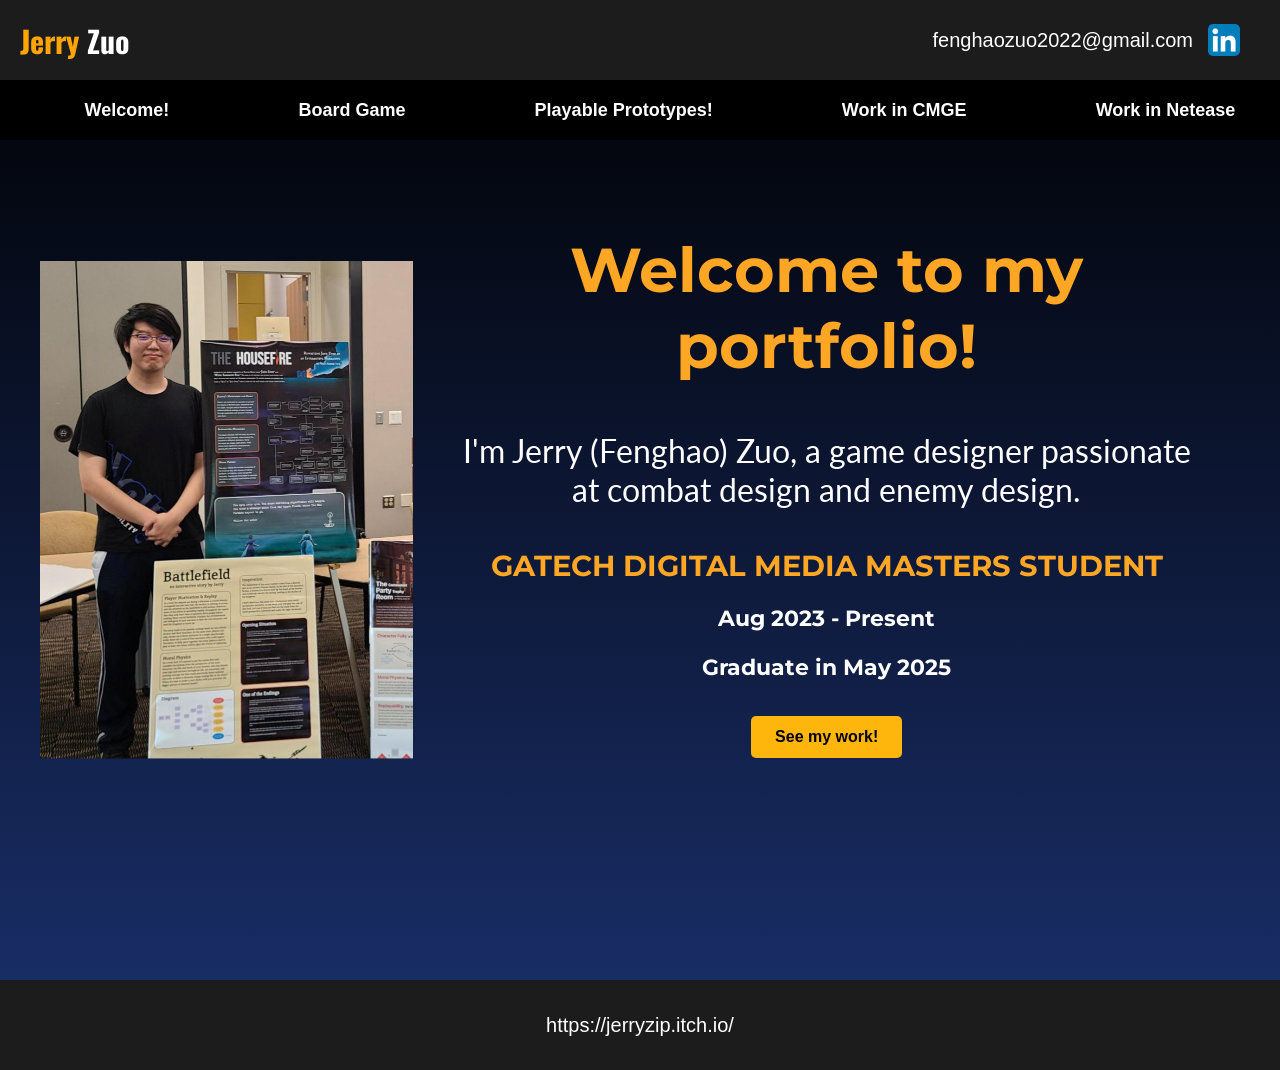
<file: index.html>
<!DOCTYPE html>
<html lang="en">

<head>
    <meta charset="UTF-8">
    <meta name="viewport" content="width=device-width, initial-scale=1.0">
    <title>Jerry's Portfolio</title>
    <link rel="stylesheet" href="styles.css">
    <script src="scripts.js"></script>
</head>

<body id=page1>

    <div id="header-nav"></div>

    <div class="container" id="about">
        <!-- 左侧照片 -->
        <div class="about-image">
            <img src="home.png" class="project1-image">
        </div>

        <!-- 右侧文本内容 -->
        <div class="about-text">
            <h1>Welcome to my portfolio!</h1>
            <p>I'm Jerry (Fenghao) Zuo, a game designer passionate at combat design and enemy design.</p>

            <div class="experience">
                <h2>GATECH DIGITAL MEDIA MASTERS STUDENT</h2>
                <h3>Aug 2023 - Present</h3>
                <h3>Graduate in May 2025</h3>
            </div>
            <a href="boardgame.html" target="_blank" class="project-button">See my work!</a>


            <!-- <div class="experience">
                <h2>NETEASE THUNDERFIRE</h2>
                <h3>July 2024 - Dec 2024</h3>
                <h3>Level Designer, JUSTICE online</h3>
            </div>

            <div class="experience">
                <h2>CMGE</h2>
                <h3>Apr 2024 - Jul 2024</h3>
                <h3>Combat Designer, Sword and Fairy</h3>
            </div>

            <div class="experience">
                <h2>TENCENT</h2>
                <h3>Jun 2021 - Sep 2021</h3>
                <h3>User Growth Operation, Maple Story</h3>
            </div> -->
        </div>
    </div>




    <!-- <div class="project1" id="project1">
        <iframe src="https://drive.google.com/file/d/1kwbezDXxmgzAcc7l5TyUFjqMLVCwg3hg/preview" frameborder="0"
            width="960" height="720" allowfullscreen="true"
            sandbox="allow-same-origin allow-scripts allow-pointer-lock allow-forms allow-popups allow-popups-to-escape-sandbox"></iframe>
        <div class="content">
            <h2>Lie Flat!</h2>
            <p>"Lie Flat!" is my first independent work. It is a board game designed to discuss working status and
                mental stress of recent graduates in China. </p>
            <p>The core experiences of the game are the dual resource conversion and special event prediction.</p>
            <a href="https://youtu.be/BMxwyK5IYsU?si=OjxeqwO8wIw3xOFR">See more instruction on:</a>
        </div>
    </div>

    <div class="project2-content-wrapper" id="project2">
        <div class="project2-images">
            <img src="housetilepets.png" alt="House-tile Pets1" class="project-image">
            <img src="housetilepets2.png" alt="House-tile Pets2" class="project-image">
        </div>
        <div class="content">
            <h2>House-tile Pets</h2>
            <p>"House-tile Pets" is my 2024 Gamejam work. This is a 2D shooting game developed in Unity for two players.
                Players act
                as cat or dog, fight to be the king of the house.</p>
            <p>In this project, I served as the lead designer and lead programmer, proposing the overall game framework
                while also
                implementing the player control system and the logic for bullets hitting and destroying obstacles.</p>
            <a href="https://jerryzip.itch.io/house-tile-pets" target="_blank" class="project-button">Play Online</a>
        </div>
    </div>
    </div>

    <div class="project3" id="project3">
        <div class="project2-images">
            <img src="xianjian1.png" alt="Project 3" class="project-image">
            <img src="xianjian2.png" alt="Project 3" class="project-image">
        </div>
        <div class="content">
            <h2>Toughness system</h2>
            <h3>in Sword and Fairy</h3>
            <p>Designed a toughness system to handle hit reactions and attack priorities for "Sword and Fairy: Far
                Beyond Time", an ARPG with more than 1m subscriptions.</p>
            <p>Previously, the hit reactions in the game were triggered by fixed logic. As development
                progressed, there was an additional need to display the effects of attacks in the hit animations,
                necessitating a
                conditional assessment to determine which type of hit animation to play.</p>
            <p>I designed a dual-thread resilience display system, assigning values to each attack action and character
                hit resilience.
                When an attack is placed, the system plays the corresponding hit reaction based on the difference
                between the two values. This system boasts strong standardization and scalability, significantly
                simplifying processes
                and optimizing performance.</p>
            <a href="#">View the Game on Steam</a>
        </div>
    </div>

    <div class="project4" id="project4">
        <div class="project4-videos">
            <video class="project-video" controls>
                <source src="nsh1.mp4" type="video/mp4">
                Your browser does not support the video tag.
            </video>
            <video class="project-video" controls>
                <source src="nsh2.mp4" type="video/mp4">
                Your browser does not support the video tag.
            </video>
        </div>
        <div class="content">
            <h2>Xueya, the Blood Emissary</h2>
            <p>Designed Xueya, the final boss in the 2024.12 Patch for "JUSTICE ONLINE", the largest MMO in China.</p>
            <p>As the final boss of the raid, Xueya needs to be highlighted as a formidable opponent in the battle,
                while
                also balancing the needs of the narrative and the combat experience.</p>
            <p>For this purpose, I designed "Blade Spirits" as the core of the combat mechanics. Xueya summons different
                Blade
                Spirits in each phase of the fight, each with a unique style, providing a series of distinct combat
                experiences that are
                interconnected through his real body. Narratively, the Blade Spirits represent aspects of Xueya's psyche
                and are
                given independent thoughts in their design, which facilitates creative development by the writing team.
            </p>
            <p>Additionally, for the first time, I integrated auditory elements as a combat element in "JUSTICE Online",
                creating a mechanism for
                identifying positions by sound. Xueya received widespread acclaim from players, focusing on the
                mechanics being
                interesting and the difficulty level being reasonable.</p>
            <a href="#">Learn More</a>
        </div>
    </div> -->

    <div id="footer"></div>
</body>

</html>
</file>
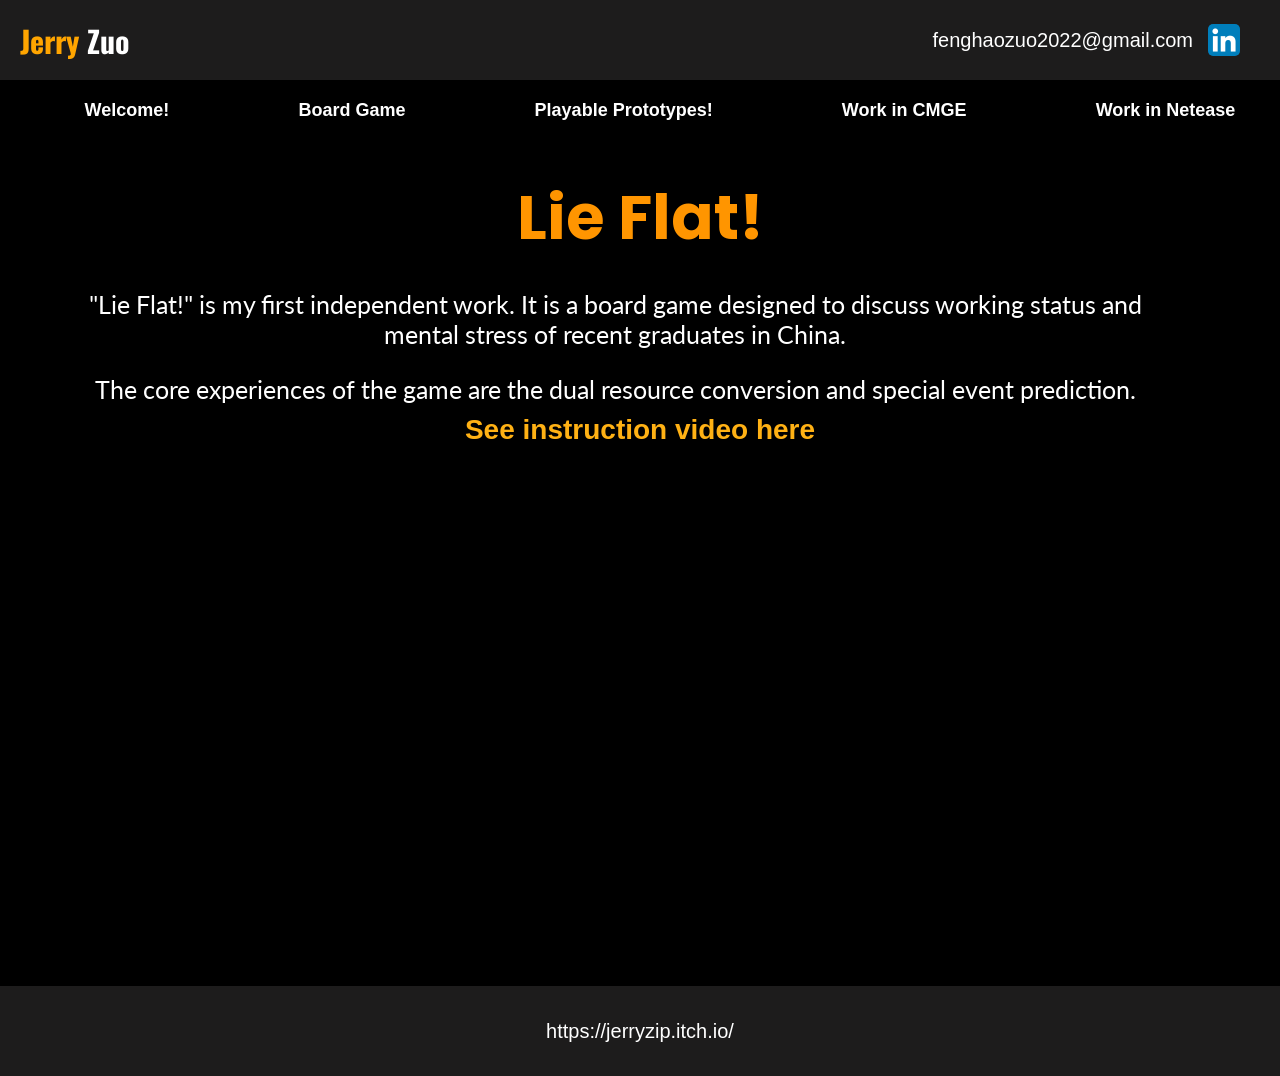
<file: boardgame.html>
<!DOCTYPE html>
<html lang="en">

<head>
    <meta charset="UTF-8">
    <meta name="viewport" content="width=device-width, initial-scale=1.0">
    <title>Board Game - Lie Flat!</title>
    <link rel="stylesheet" href="styles.css">
    <script src="scripts.js"></script>
</head>

<body>

    <div id="header-nav"></div>

    <div class="project1">
        <h2>Lie Flat!</h2>
        <p>"Lie Flat!" is my first independent work. It is a board game designed to discuss working status and mental
            stress of recent graduates in China.</p>
        <p>The core experiences of the game are the dual resource conversion and special event prediction.</p>
        <a href="https://youtu.be/BMxwyK5IYsU?si=OjxeqwO8wIw3xOFR">See instruction video here</a>
        <iframe src="https://drive.google.com/file/d/1kwbezDXxmgzAcc7l5TyUFjqMLVCwg3hg/preview" frameborder="0"
            width="960" height="720" allowfullscreen="true"></iframe>


    </div>

    <div id="footer"></div>

</body>

</html>
</file>
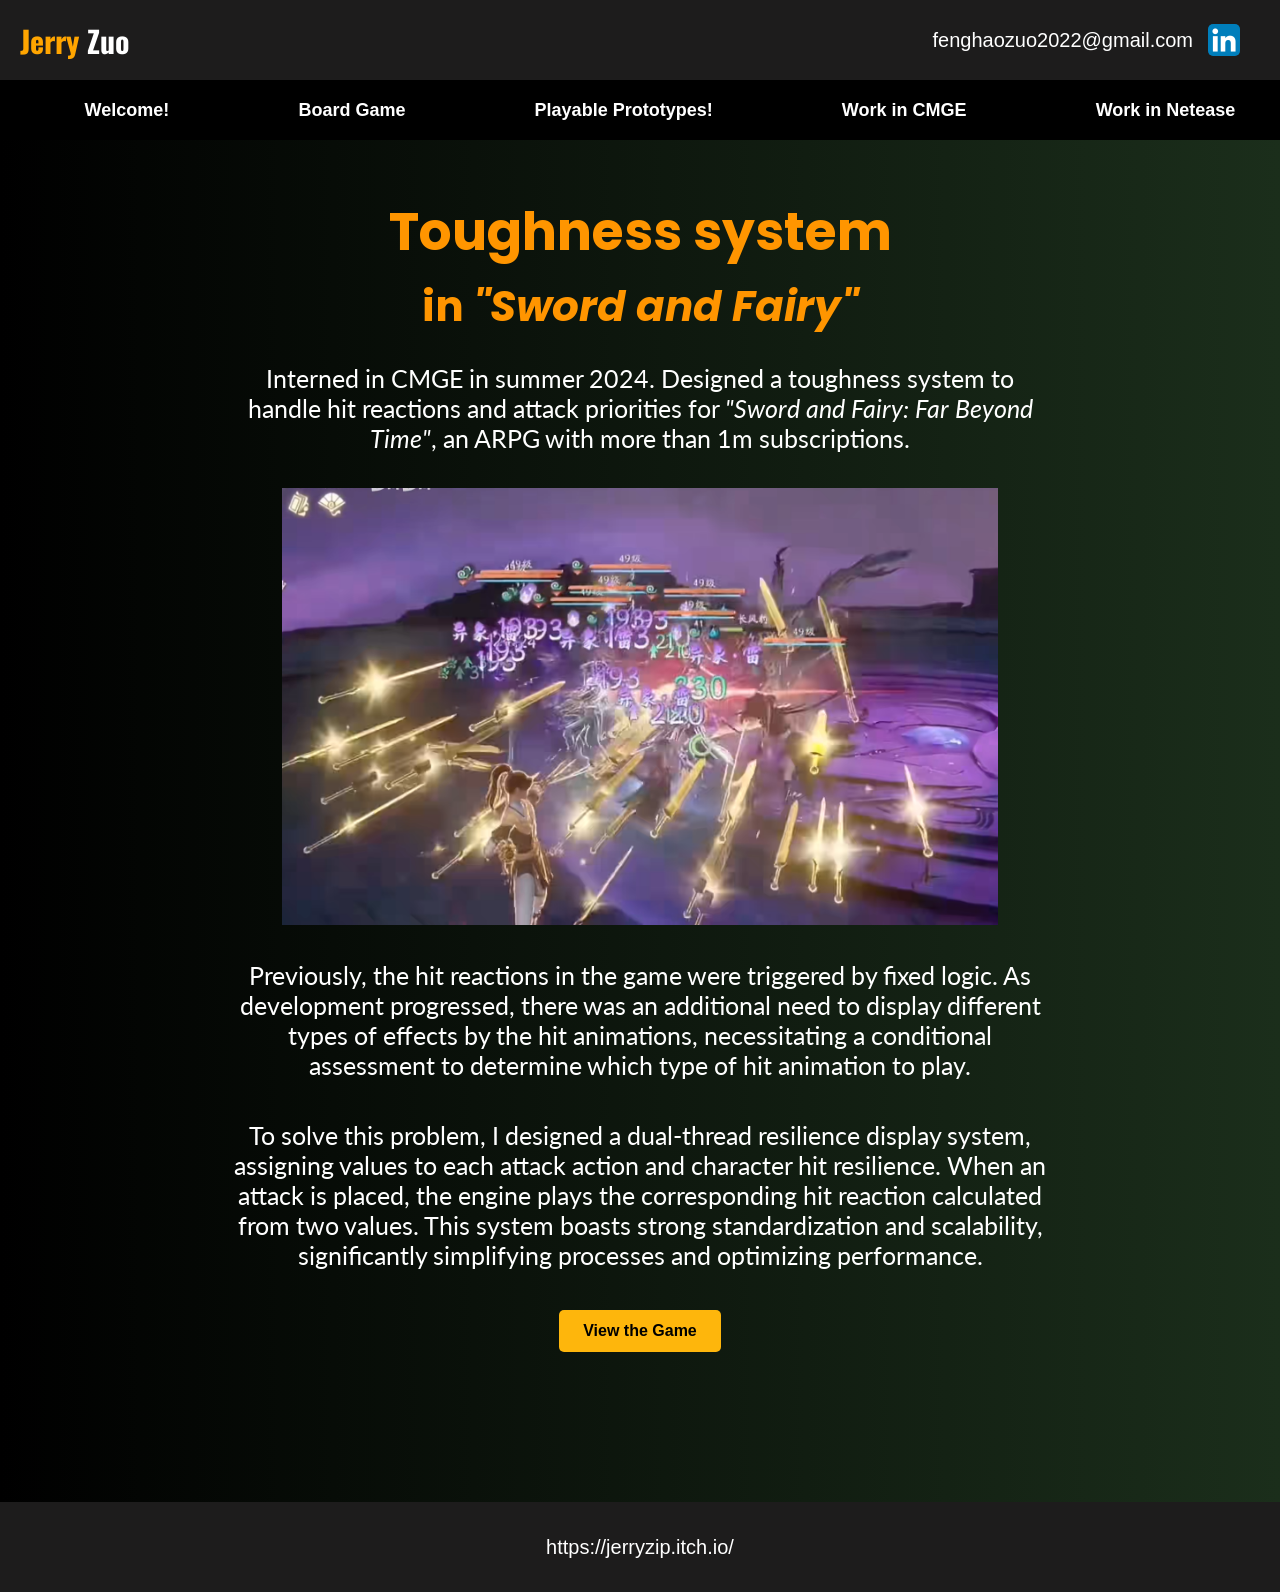
<file: cmge.html>
<!DOCTYPE html>
<html lang="en">

<head>
    <meta charset="UTF-8">
    <meta name="viewport" content="width=device-width, initial-scale=1.0">
    <title>CMGE</title>
    <link rel="stylesheet" href="styles.css">
    <script src="scripts.js"></script>
</head>

<body id=page4>

    <div id="header-nav"></div>

    <div class="project3" id="project3">
        <h2>Toughness system</h2>
        <h3>in <i>"Sword and Fairy"</i></h3>
        <p>Interned in CMGE in summer 2024. Designed a toughness system to handle hit reactions and attack priorities
            for <i>"Sword and Fairy: Far Beyond
                Time"</i>, an ARPG with more than 1m subscriptions.</p>
        <img src="xianjian1.png" alt="Project 3" class="project3-image">
        <p>Previously, the hit reactions in the game were triggered by fixed logic. As development
            progressed, there was an additional need to display different types of effects by the hit animations,
            necessitating a
            conditional assessment to determine which type of hit animation to play.</p>
        <p>To solve this problem, I designed a dual-thread resilience display system, assigning values to each attack
            action and character hit
            resilience.
            When an attack is placed, the engine plays the corresponding hit reaction calculated from
            two values. This system boasts strong standardization and scalability, significantly simplifying
            processes
            and optimizing performance.</p>
        <a href="#">View the Game</a>
    </div>

    <div id="footer"></div>

</body>

</html>
</file>
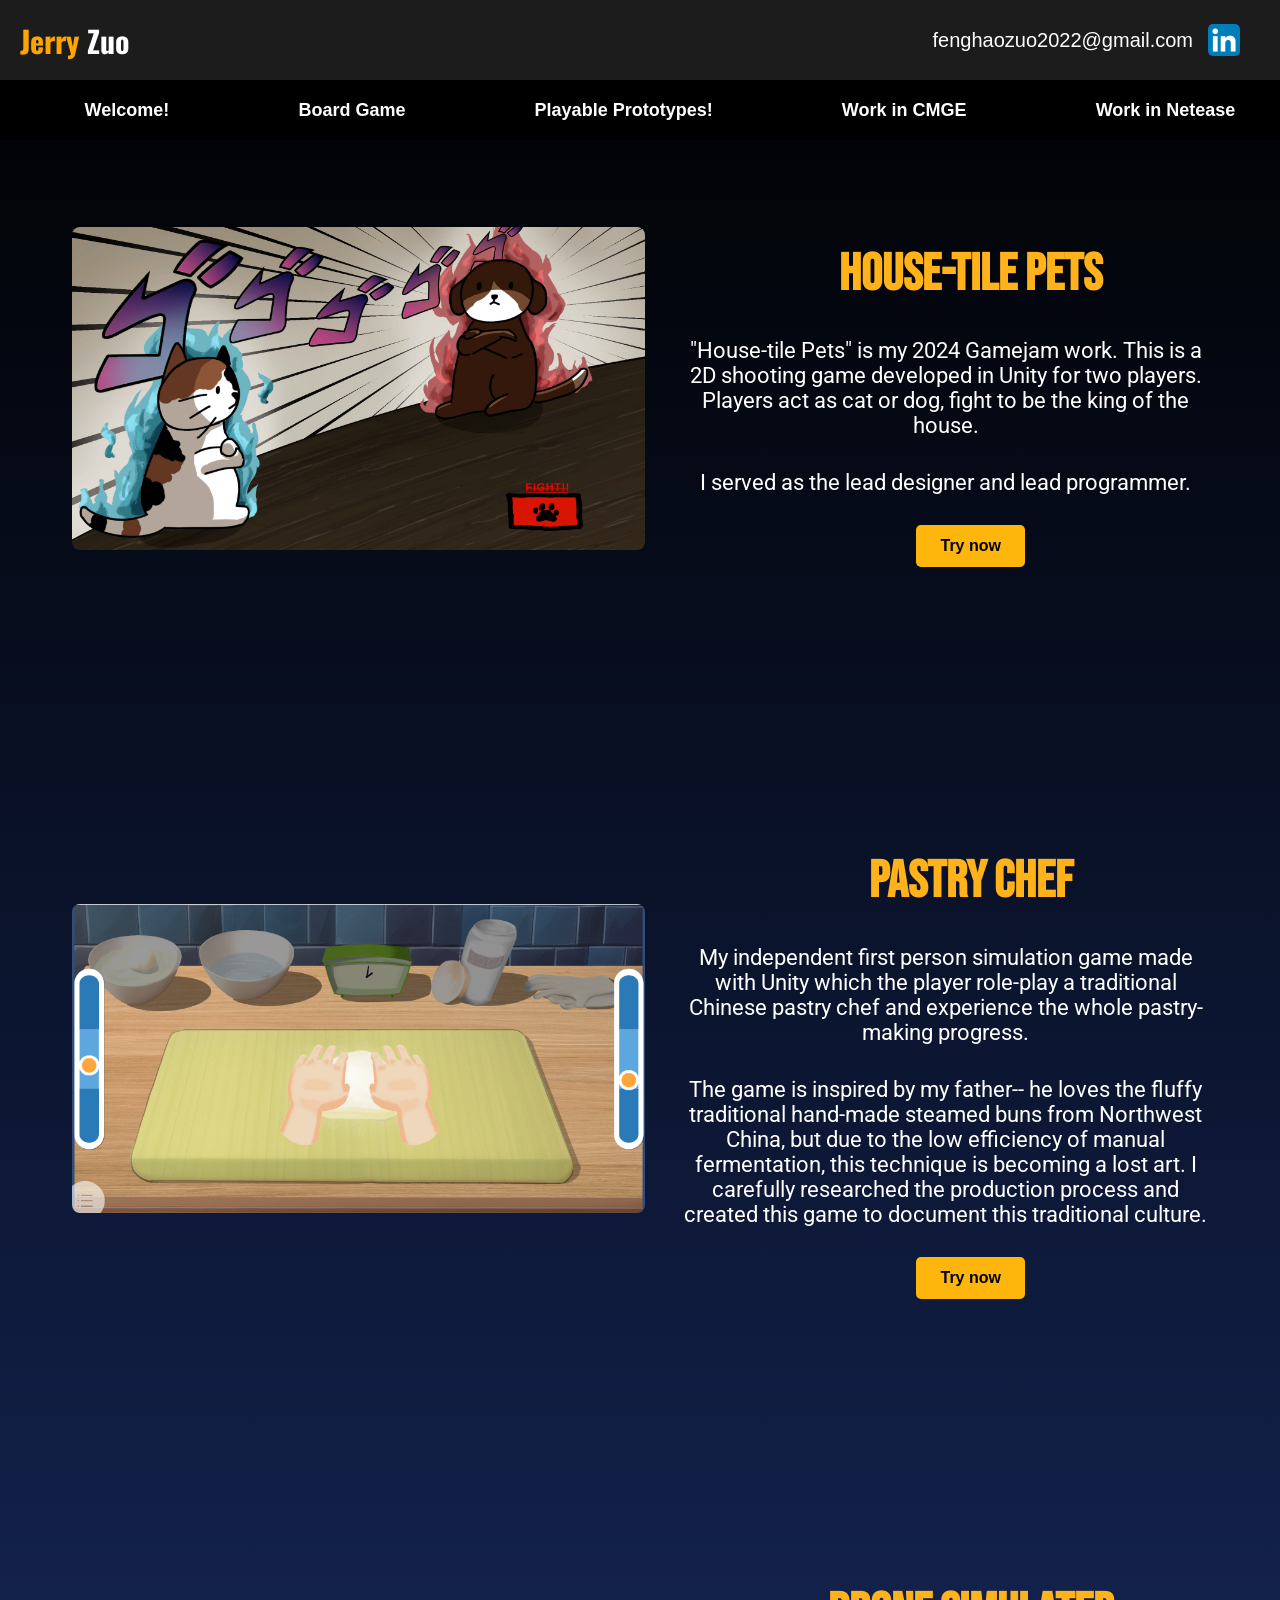
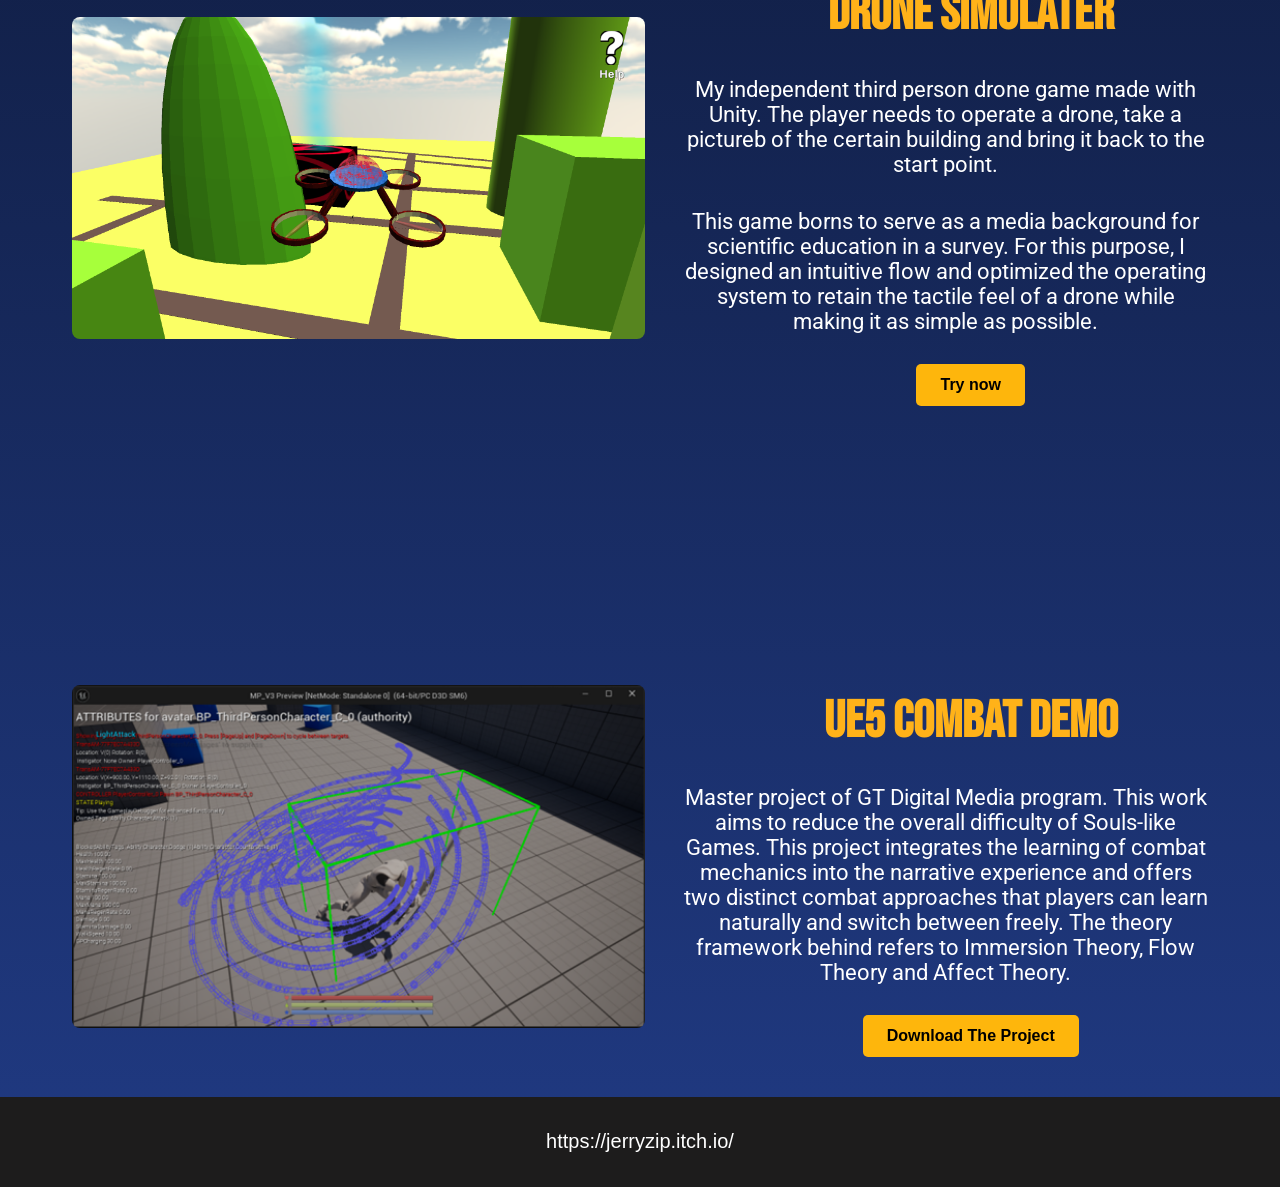
<file: independent.html>
<!DOCTYPE html>
<html lang="en">

<head>
    <meta charset="UTF-8">
    <meta name="viewport" content="width=device-width, initial-scale=1.0">
    <title>Playable Prototypes</title>
    <link rel="stylesheet" href="styles.css">
    <script src="scripts.js"></script>
</head>

<body id="page3">

    <div id="header-nav"></div>

    <div class="ig">
        <div class="project2-content-wrapper">
            <div class="project2-images">
                <!-- <img src="housetilepets.png" alt="House-tile Pets1" class="project-image"> -->
                <img src="housetilepets2.png" alt="House-tile Pets2" class="project-image">
            </div>
            <div class="content">
                <h2>House-tile Pets</h2>
                <p>"House-tile Pets" is my 2024 Gamejam work. This is a 2D shooting game developed in Unity for two
                    players. Players act as cat or dog, fight to be the king of the house.</p>
                <p>I served as the lead designer and lead programmer.</p>
                <a href="https://jerryzip.itch.io/house-tile-pets" target="_blank" class="project-button">Try now</a>
            </div>
        </div>
    </div>

    <div class="ig">
        <div class="project2-content-wrapper">
            <div class="project2-images">
                <!-- <img src="housetilepets.png" alt="House-tile Pets1" class="project-image"> -->
                <img src="pastry.png" alt="House-tile Pets2" class="project-image">
            </div>
            <div class="content">
                <h2>Pastry Chef</h2>
                <p>My independent first person simulation game made with Unity which the player role-play a
                    traditional Chinese
                    pastry chef and experience the whole pastry-making progress.</p>
                <p>The game is inspired by my father-- he loves the fluffy traditional hand-made steamed buns from
                    Northwest China, but due to the low efficiency of manual fermentation, this technique is becoming a
                    lost art. I carefully researched the production process and created this game to document
                    this traditional
                    culture.</p>
                <a href="https://jerryzip.itch.io/pastry-chef" target="_blank" class="project-button">Try now</a>
            </div>
        </div>
    </div>

    <div class="ig">
        <div class="project2-content-wrapper">
            <div class="project2-images">
                <!-- <img src="housetilepets.png" alt="House-tile Pets1" class="project-image"> -->
                <img src="drone.png" alt="House-tile Pets2" class="project-image">
            </div>
            <div class="content">
                <h2>Drone Simulater</h2>
                <p>My independent third person drone game made with Unity. The player needs to operate a drone, take a
                    pictureb of
                    the certain building and bring it back to the start point.</p>
                <p>This game borns to serve as a media background for scientific education in a survey. For this
                    purpose, I designed
                    an intuitive flow and optimized the operating system to retain the tactile feel of a drone while
                    making it as simple
                    as possible.</p>
                <a href="https://jerryzip.itch.io/drone" target="_blank" class="project-button">Try now</a>
            </div>
        </div>
    </div>

    <div class="ig">
        <div class="project2-content-wrapper">
            <div class="project2-images">
                <!-- <img src="housetilepets.png" alt="House-tile Pets1" class="project-image"> -->
                <img src="MP.png" alt="House-tile Pets2" class="project-image">
            </div>
            <div class="content">
                <h2>UE5 Combat Demo</h2>
                <p>Master project of GT Digital Media program. This work aims to reduce the overall difficulty of
                    Souls-like Games. This project integrates the learning of combat mechanics into the narrative
                    experience and offers two distinct combat
                    approaches that players can learn naturally and switch between freely. The theory framework behind
                    refers to Immersion Theory, Flow Theory and Affect Theory.</p>
                <a href="https://drive.google.com/file/d/1u0M4j9tCQqO_39HqlunBYd9wzab9jZXU/view?usp=sharing"
                    target="_blank" class="project-button">Download The Project</a>
            </div>
        </div>
    </div>

    <div id="footer"></div>

</body>

</html>
</file>
<file: styles.css>
@import url('https://fonts.googleapis.com/css2?family=Inter:wght@400;700&family=Lato:wght@400;700&family=Roboto:wght@400;700&family=Poppins:wght@400;700&family=Montserrat:wght@400;700&family=Playfair+Display:wght@400;700&family=Bebas+Neue&family=Oswald:wght@400;700&display=swap');

body {
    font-family: Arial, sans-serif;
    margin: 0;
    padding: 0;
    background-color: #000000;
    /* 纯黑色背景 */
    color: #ffffff;
    /* 让文字变成白色，保证可读性 */
    display: flex;
    flex-direction: column;
    scroll-behavior: smooth;
}

#page1 {
    background: linear-gradient(to bottom, #000000, #1b316f);
    color: white;
    min-height: 100vh;
    margin: 0;
    padding: 0;
}

#page3 {
    background: linear-gradient(to bottom, #000000, #203a83);
    color: white;
    min-height: 100vh;
    margin: 0;
    padding: 0;
}

#page4 {
    background: linear-gradient(to right, #000000, #1b2e1b);
    color: white;
    min-height: 100vh;
    margin: 0;
    padding: 0;
}

#page5 {
    background: linear-gradient(to bottom,
            #000000 0%,
            #678089 50%,
            #1c376c 100%);
    color: white;
    min-height: 100vh;
    margin: 0;
    padding: 0;
}

.top-header {
    position: fixed;
    top: 0;
    left: 0;
    width: 100%;
    height: 80px;
    background-color: #1d1c1c;
    display: flex;
    justify-content: space-between;
    align-items: center;
    padding: 0 20px;
    z-index: 1001;
}

.name {
    font-size: 30px;
    font-weight: bold;
    font-family: "Oswald", sans-serif;
}

.jerry {
    color: orange;
}

.zuo {
    color: white;
}

/* 联系方式的样式 */
.contact-info {
    display: flex;
    align-items: center;
    gap: 15px;
}

/* 邮箱样式 */
.email-link {
    color: white;
    text-decoration: none;
    font-size: 20px;
    transition: color 0.3s ease;
    /* margin-right: 40px; */
}

.linkedin-button {
    display: inline-block;
    width: 32px;
    height: 32px;
    background-image: url('LinkedIn_icon.svg.webp');
    background-size: cover;
    background-repeat: no-repeat;
    border-radius: 5px;
    transition: opacity 0.3s ease;
    margin-right: 60px;
}

nav {
    background-color: #000000;
    position: fixed;
    top: 80px;
    left: 0;
    width: 100%;
    height: 60px;
    display: flex;
    justify-content: space-around;
    /* 让菜单项按距离平分 */
    align-items: center;
    padding: 0 20px;
    z-index: 1000;
}

nav a {
    color: white;
    font-size: 18px;
    text-decoration: none;
    font-weight: bold;
    padding: 15px 20px;
    transition: color 0.3s ease, background-color 0.3s ease;
}

nav a:hover {
    background-color: #262626;
    color: #ffa200;
    border-radius: 5px;
}


.container {
    display: flex;
    align-items: stretch;
    /* 让左右两部分同高 */
    /* max-width: 1200px; */
    margin: auto;
    padding: 40px;
    height: 100vh;
    /* 让整个区域占满视口高度 */
}

.about-image {
    flex: 1;
    overflow: hidden;
}

.project1-image {
    width: 100%;
    height: 100%;
    object-fit: contain;
    margin-top: 20px;
}

.about-text {
    flex: 2;
    padding: 0 40px;
    display: flex;
    flex-direction: column;
    /* justify-content: center; */
    margin-top: 150px;
}

/* 经验部分的间距 */
.experience {
    margin-bottom: 5px;
    text-align: center;
}

/* 标题优化 */
.about-text h1 {
    font-size: 62px;
    color: #ffa724;
    margin-bottom: 15px;
    text-align: center;
    font-family: "Montserrat", sans-serif;
}

.about-text p {
    font-size: 32px;
    color: #ffffff;
    margin-bottom: 15px;
    text-align: center;
    font-family: "Lato", sans-serif;
}

.about-text h2 {
    font-size: 29px;
    color: #ffa724;
    margin-bottom: 0;
    font-family: "Montserrat", sans-serif;
}

.about-text h3 {
    font-size: 22px;
    color: #ffffff;
    margin-bottom: 10px;
    font-family: "Montserrat", sans-serif;
}


.project1 {
    padding: 20px 20px 20px;
    max-width: 1200px;
    margin: auto;
    margin-top: 100px;
    box-sizing: border-box;
}

.project1 iframe {
    display: block;
    max-width: 90%;
    height: 480px;
    border: none;
    margin: 20px auto;
    /* 上下 20px 间距，左右自动居中 */
}

.project1 h2 {
    color: #ff9500;
    font-size: 62px;
    text-align: center;
    font-family: "Poppins", sans-serif;
    margin-bottom: 0;
}

.project1 p {
    margin-bottom: 10px;
    margin-right: 50px;
    font-size: 25px;
    text-align: center;
    font-family: "Lato", sans-serif;
}

.project1 a {
    display: block;
    margin-bottom: 10px;
    font-size: 28px;
    font-weight: bold;
    color: #ffb114;
    text-decoration: none;
    text-align: center;
}

.ig {
    padding: 40px 20px;
    margin: auto;
    margin-top: 160px;
    box-sizing: border-box;
}

/* 左右分栏布局 */
.project2-content-wrapper {
    display: flex;
    align-items: center;
    justify-content: space-between;
    width: 100%;

}

.project2-images {
    display: flex;
    flex-direction: column;
    /* gap: 10px; */
    /* 图片间距 */
    width: 55%;
    align-items: center;
    margin-top: 10px;
    margin-left: 20px;
}

.project-image {
    width: 90%;
    max-width: 100%;
    border-radius: 8px;
}

.content {
    display: flex;
    flex-direction: column;
    justify-content: space-between;
    width: 50%;
    padding-left: 5px;
}

.content h2 {
    color: #ffb219;
    margin-bottom: 10px;
    font-size: 52px;
    text-align: center;
    font-family: "Bebas Neue", sans-serif;
}

.content h3 {
    color: #ffffff;
    margin-bottom: 1px;
    font-size: 35px;
    text-align: center;
}

.content h4 {
    color: #ffffff;
    margin-bottom: 10px;
    font-size: 52px;
    text-align: center;
    font-family: "Bebas Neue", sans-serif;
}

.content p {
    color: #ffffff;
    margin-bottom: 10px;
    margin-right: 50px;
    font-size: 22px;
    text-align: center;
    font-family: "Roboto", sans-serif;
}

.project3 {
    display: flex;
    flex-direction: column;
    align-items: center;
    text-align: center;
    width: 80%;
    margin: 150px auto;
}

.project3 h2 {
    color: #ff9500;
    font-size: 52px;
    margin-bottom: 2px;
    font-family: "Poppins", sans-serif;
}

.project3 h3 {
    color: #ff9500;
    font-size: 42px;
    margin-top: 2px;
    margin-bottom: 5px;
    font-family: "Poppins", sans-serif;
}

.project3 p {
    font-size: 25px;
    margin: 20px 100px;
    font-family: "Lato", sans-serif;
}

/* 图片居中 */
.project3-image {
    display: block;
    max-width: 70%;
    height: auto;
    margin: 15px auto;
    /* 上下间距 + 居中 */
}

/* 按钮样式 */
.project3 a {
    display: inline-block;
    padding: 12px 24px;
    font-size: 16px;
    font-weight: bold;
    color: rgb(0, 0, 0);
    background-color: rgb(254, 182, 12);
    border: none;
    border-radius: 5px;
    text-decoration: none;
    text-align: center;
    margin-top: 20px;
    transition: background-color 0.3s ease;
}

.project3 a:hover {
    background-color: #ffc400;
}

.project-button {
    display: inline-block;
    padding: 12px 24px;
    font-size: 16px;
    font-weight: bold;
    color: rgb(0, 0, 0);
    background-color: rgb(254, 182, 12);
    border: none;
    border-radius: 5px;
    text-decoration: none;
    text-align: center;
    margin-top: 20px;
    transition: background-color 0.3s ease;
    align-self: center;
    /* 让按钮左对齐 */
}

.project-button:hover {
    background-color: #ff9100;
}

.project4 {
    display: flex;
    flex-direction: column;
    align-items: center;
    text-align: center;
    width: 80%;
    margin: 100px auto;
    margin-top: 150px;
}

.project-video {
    width: 70%;
    border-radius: 8px;
    cursor: pointer;
}

.project4 h2 {
    color: #ff9100;
    font-size: 50px;
    margin-bottom: 10px;
    font-family: "Poppins", sans-serif;
}

.project4 p {
    font-size: 25px;
    margin: 30px 100px;
}

.project img {
    width: 100%;
    border-radius: 8px;
}

.project h2 {
    margin: 15px 0 10px;
}

.project p {
    color: #ffffff;
}

.p5image {
    display: flex;
    /* 使用 Flexbox */
    justify-content: center;
    /* 图片均匀分布 */
    align-items: center;
    /* 垂直居中 */
    gap: 10px;
    /* 控制图片间距 */
    margin-top: 20px;
    max-width: 80%;
}

.p5image img {
    width: 32%;
    aspect-ratio: 3 / 3;
    height: auto;
    /* 保持原始比例 */
    border-radius: 8px;
    /* 可选，圆角 */
}

@media (max-width: 768px) {
    .p5image {
        flex-direction: column;
        /* 让图片在小屏幕上纵向排列 */
        align-items: center;
        /* 居中对齐 */
    }

    .p5image img {
        width: 80%;
        /* 小屏幕时图片变大一些 */
    }
}

footer {
    background-color: #1d1c1c;
    color: white;
    text-align: center;
    align-items: center;
    font-size: 20px;
    padding: 20px;
    display: flex;
    justify-content: center;
    height: 50px;
}
</file>
